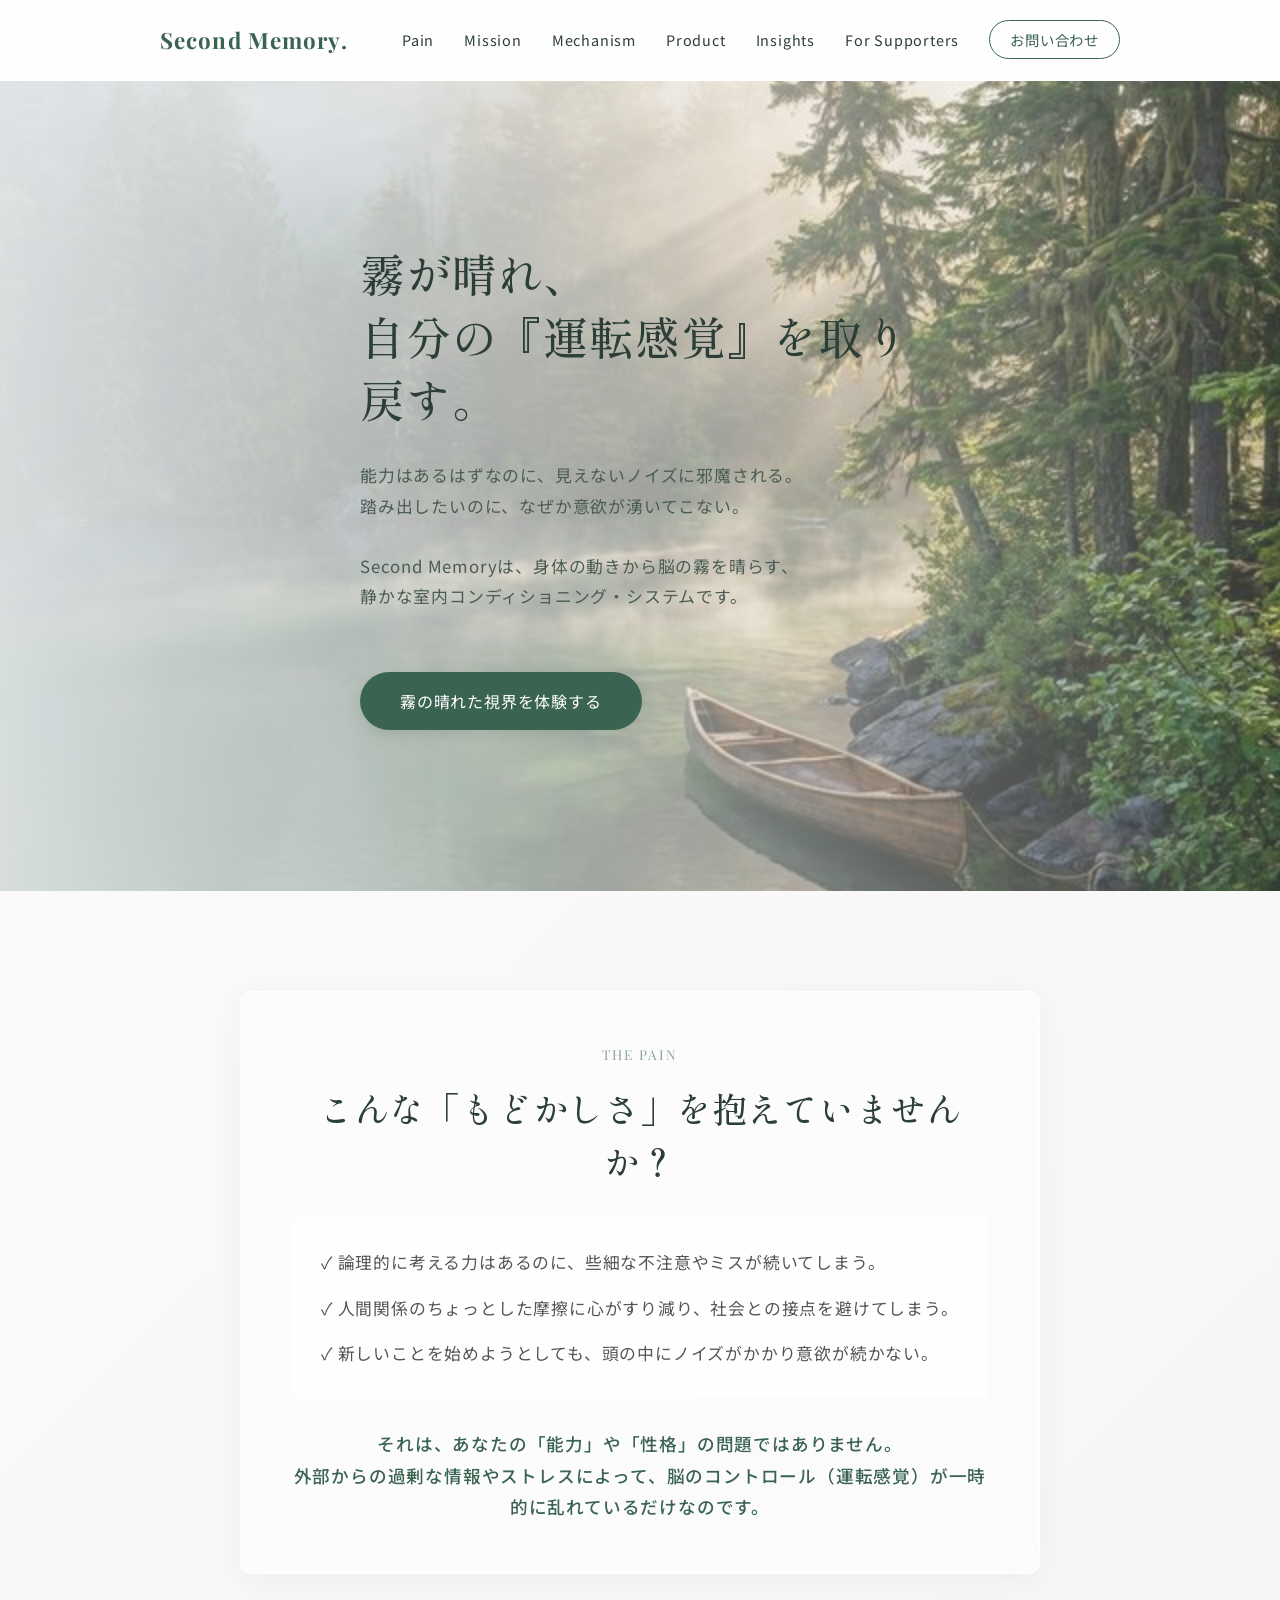
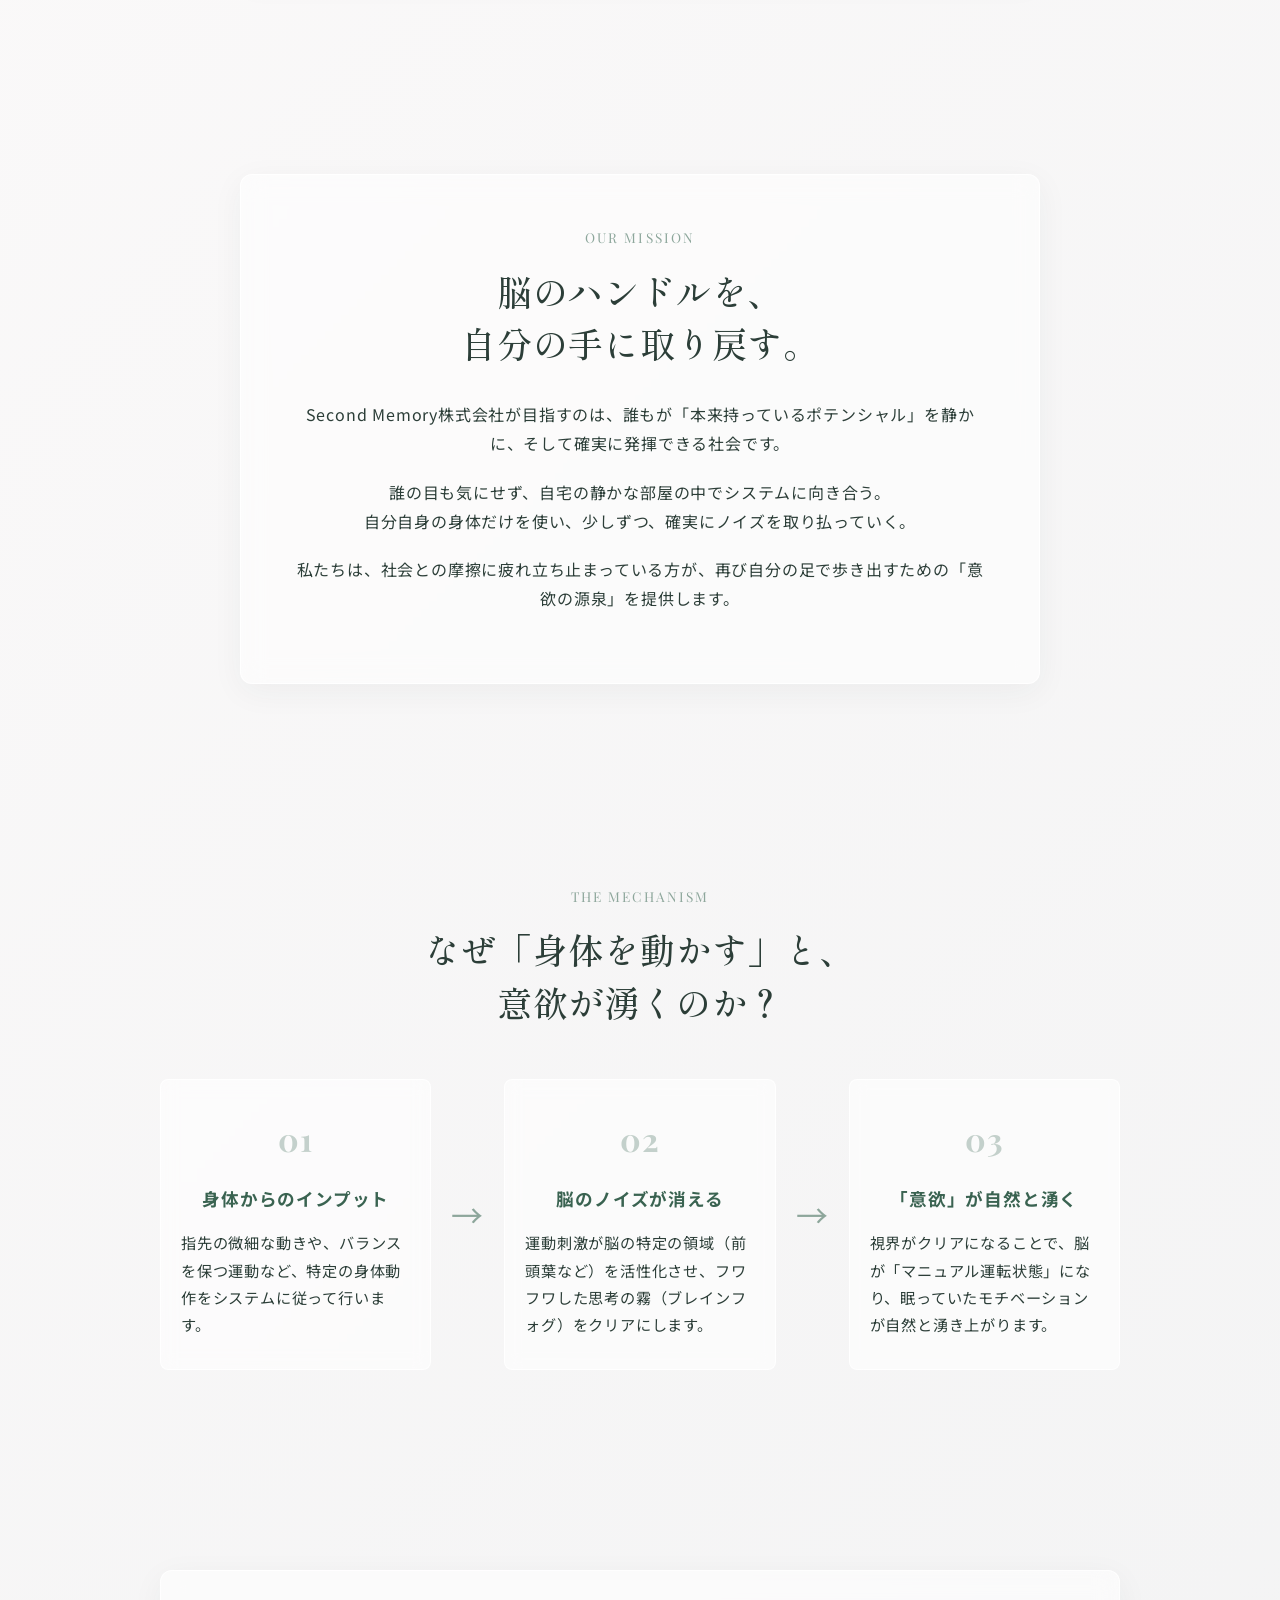
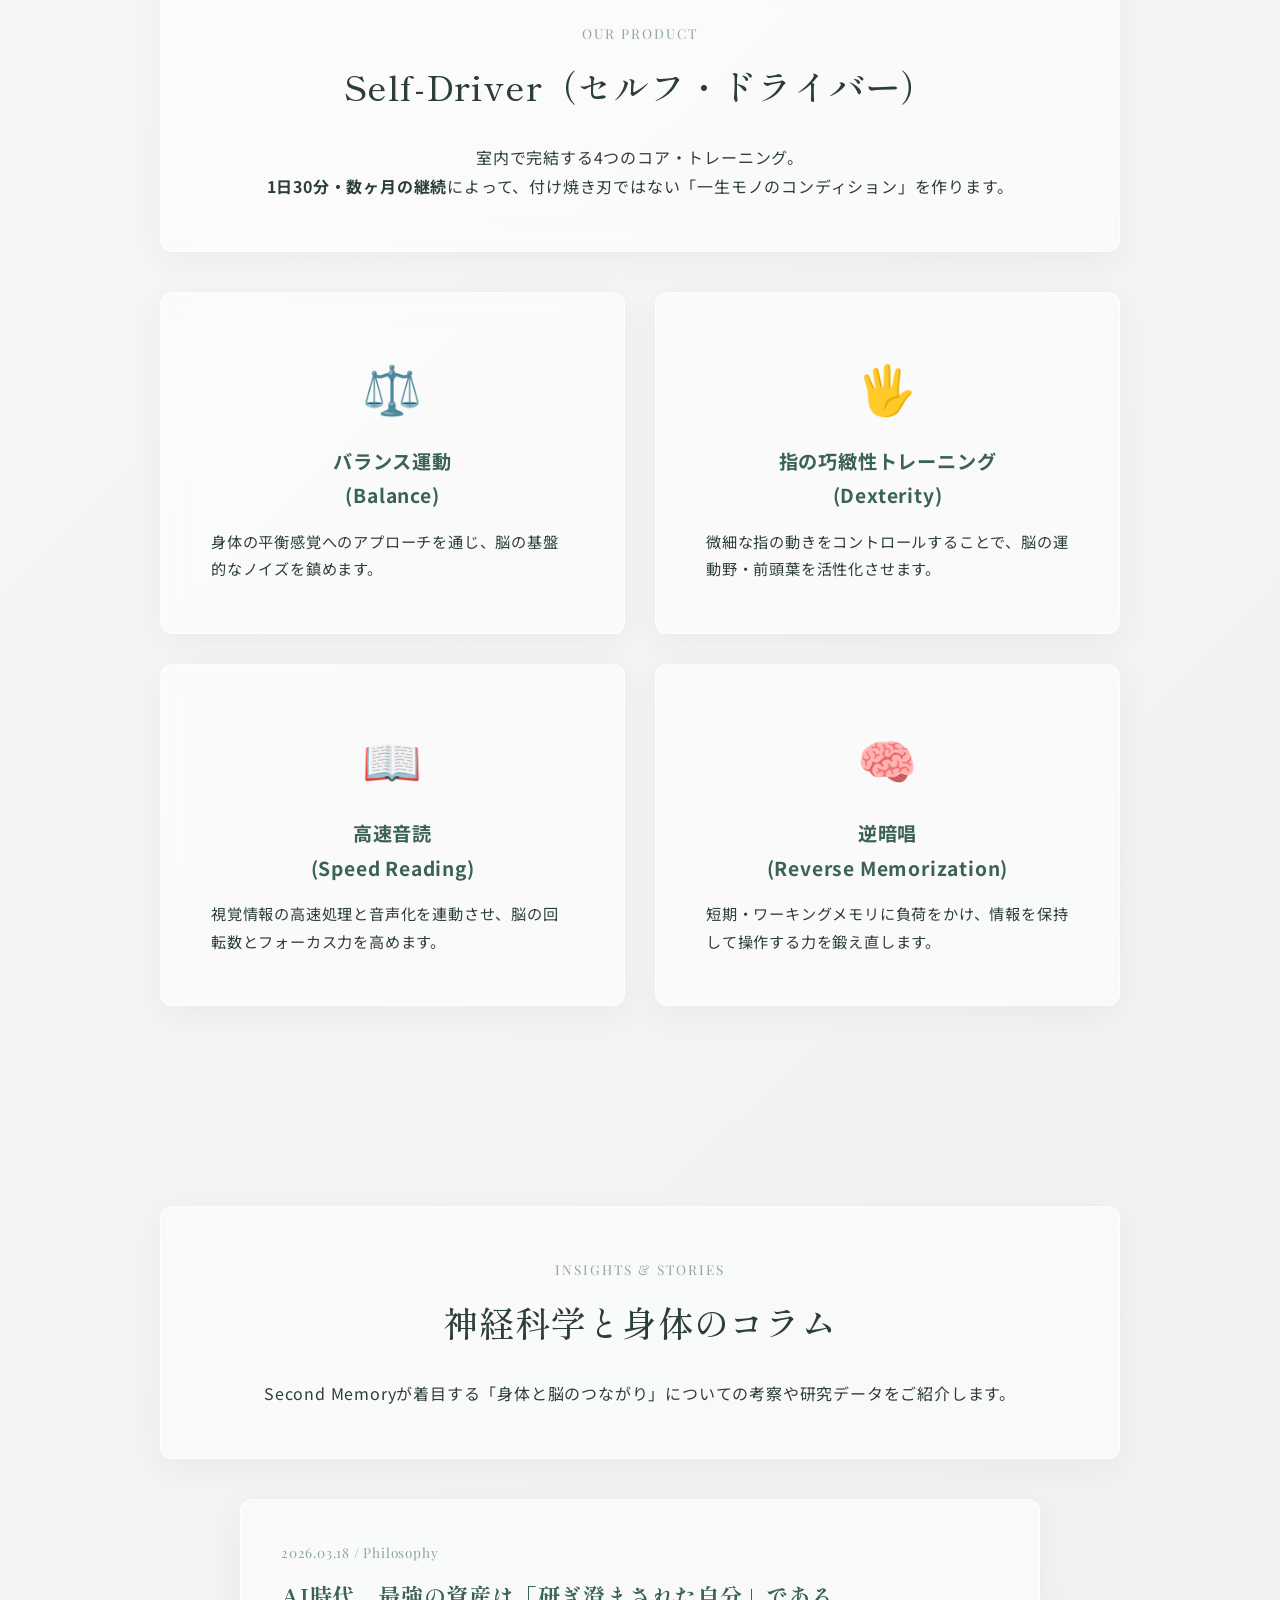
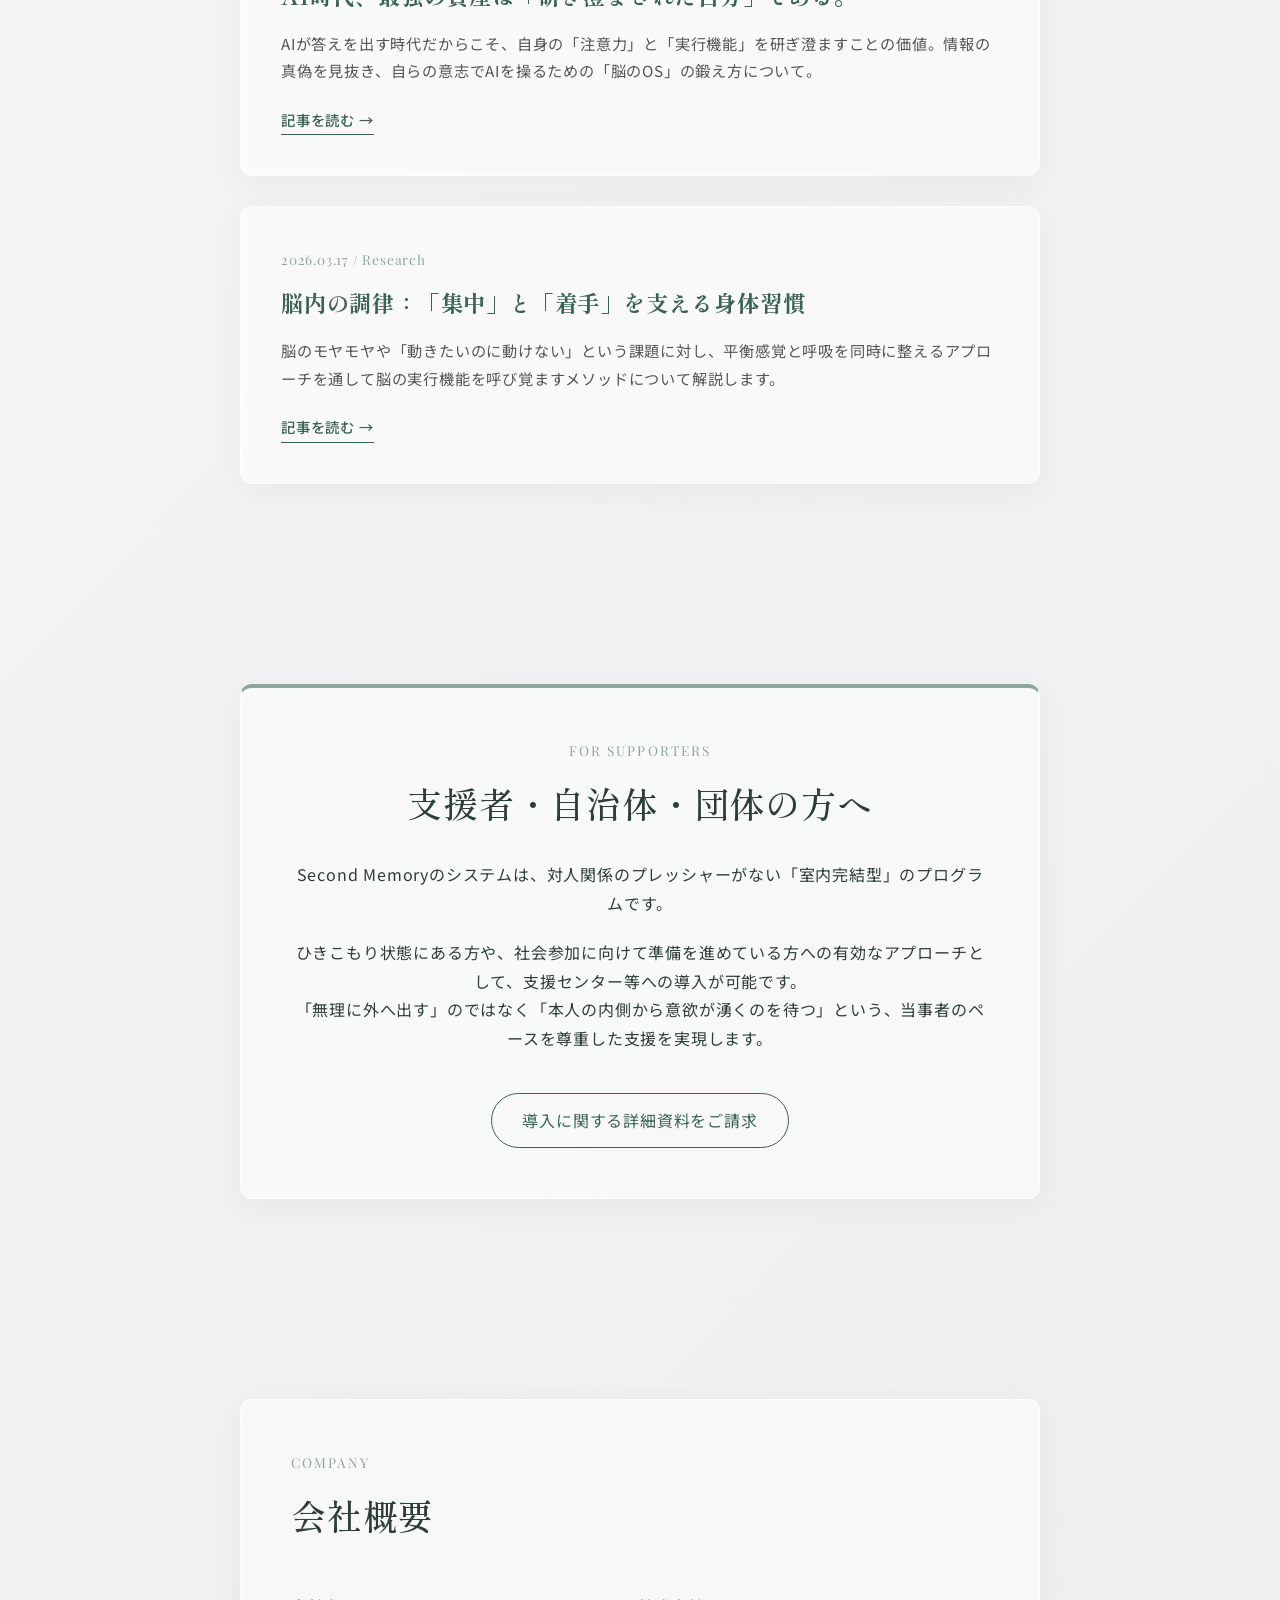
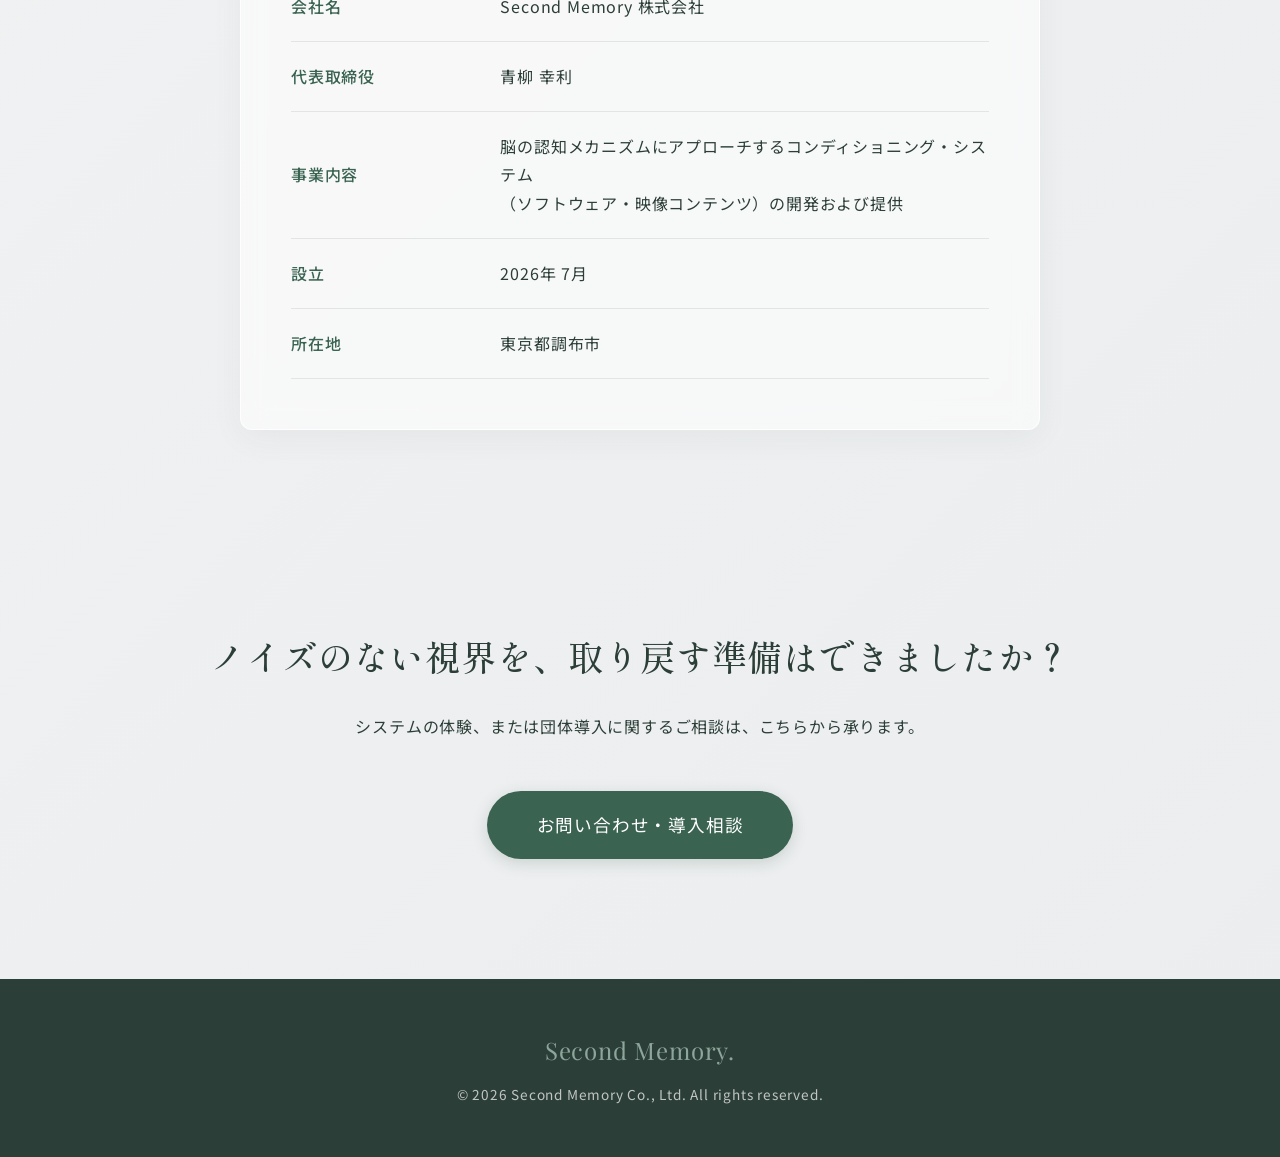
<file: index.html>
<!DOCTYPE html>
<html lang="ja">

<head>
    <meta charset="UTF-8">
    <meta name="viewport" content="width=device-width, initial-scale=1.0">
    <title>Second Memory 株式会社 | 自分の『運転感覚』を取り戻す</title>
    <meta name="description"
        content="能力はあるのにノイズに邪魔される。何かに挑戦したいのに意欲が続かない。身体からのアプローチで脳を調律し、本来のポテンシャルを取り戻すコンディショニング・システム。">

    <!-- 気持ちを落ち着かせる透明感のあるフォント（Google Fonts）の読み込み -->
    <link rel="preconnect" href="https://fonts.googleapis.com">
    <link rel="preconnect" href="https://fonts.gstatic.com" crossorigin>
    <link
        href="https://fonts.googleapis.com/css2?family=Shippori+Mincho:wght@400;500;600&family=Noto+Sans+JP:wght@300;400;500&family=Playfair+Display:ital@0;1&display=swap"
        rel="stylesheet">

    <link rel="stylesheet" href="style.css">
</head>

<body>

    <!-- ナビゲーション -->
    <nav class="navbar">
        <div class="container nav-content">
            <div class="logo">Second Memory.</div>
            <ul class="nav-links">
                <li><a href="#empathy">Pain</a></li>
                <li><a href="#mission">Mission</a></li>
                <li><a href="#mechanism">Mechanism</a></li>
                <li><a href="#service">Product</a></li>
                <li><a href="#column">Insights</a></li>
                <li><a href="#supporters">For Supporters</a></li>
                <li><a href="#contact" class="nav-btn">お問い合わせ</a></li>
            </ul>
        </div>
    </nav>

    <!-- 1. Hero セクション -->
    <header id="hero" class="hero">
        <div class="container hero-content">
            <h1 class="fade-in">霧が晴れ、<br>自分の『運転感覚』を取り戻す。</h1>
            <p class="fade-in delay-1">能力はあるはずなのに、見えないノイズに邪魔される。<br>踏み出したいのに、なぜか意欲が湧いてこない。<br><br>Second
                Memoryは、身体の動きから脳の霧を晴らす、<br>静かな室内コンディショニング・システムです。</p>
            <a href="#contact" class="btn-primary fade-in delay-2">霧の晴れた視界を体験する</a>
        </div>
    </header>

    <!-- 2. Pain & Empathy セクション -->
    <section id="empathy" class="empathy">
        <div class="container">
            <div class="glass-box text-center">
                <span class="section-label">THE PAIN</span>
                <h2 class="section-title">こんな「もどかしさ」を抱えていませんか？</h2>

                <div class="pain-list">
                    <p class="pain-item">✓ 論理的に考える力はあるのに、些細な不注意やミスが続いてしまう。</p>
                    <p class="pain-item">✓ 人間関係のちょっとした摩擦に心がすり減り、社会との接点を避けてしまう。</p>
                    <p class="pain-item">✓ 新しいことを始めようとしても、頭の中にノイズがかかり意欲が続かない。</p>
                </div>

                <p class="empathy-message">
                    それは、あなたの「能力」や「性格」の問題ではありません。<br>
                    外部からの過剰な情報やストレスによって、脳のコントロール（運転感覚）が一時的に乱れているだけなのです。
                </p>
            </div>
        </div>
    </section>

    <!-- 3. Mission / Vision セクション -->
    <section id="mission" class="mission">
        <div class="container">
            <div class="glass-box">
                <span class="section-label">OUR MISSION</span>
                <h2 class="section-title">脳のハンドルを、<br>自分の手に取り戻す。</h2>

                <p>Second Memory株式会社が目指すのは、誰もが「本来持っているポテンシャル」を静かに、そして確実に発揮できる社会です。</p>
                <p>誰の目も気にせず、自宅の静かな部屋の中でシステムに向き合う。<br>自分自身の身体だけを使い、少しずつ、確実にノイズを取り払っていく。</p>
                <p>私たちは、社会との摩擦に疲れ立ち止まっている方が、再び自分の足で歩き出すための「意欲の源泉」を提供します。</p>
            </div>
        </div>
    </section>

    <!-- 4. The Mechanism (なぜ効くのか？) -->
    <section id="mechanism" class="mechanism">
        <div class="container">
            <div class="text-center">
                <span class="section-label">THE MECHANISM</span>
                <h2 class="section-title">なぜ「身体を動かす」と、<br>意欲が湧くのか？</h2>
            </div>

            <div class="mechanism-steps">
                <div class="step-card">
                    <div class="step-number">01</div>
                    <h3>身体からのインプット</h3>
                    <p>指先の微細な動きや、バランスを保つ運動など、特定の身体動作をシステムに従って行います。</p>
                </div>
                <div class="step-arrow">→</div>
                <div class="step-card">
                    <div class="step-number">02</div>
                    <h3>脳のノイズが消える</h3>
                    <p>運動刺激が脳の特定の領域（前頭葉など）を活性化させ、フワフワした思考の霧（ブレインフォグ）をクリアにします。</p>
                </div>
                <div class="step-arrow">→</div>
                <div class="step-card">
                    <div class="step-number">03</div>
                    <h3>「意欲」が自然と湧く</h3>
                    <p>視界がクリアになることで、脳が「マニュアル運転状態」になり、眠っていたモチベーションが自然と湧き上がります。</p>
                </div>
            </div>
        </div>
    </section>

    <!-- 5. Product (Self-Driver) セクション -->
    <section id="service" class="service">
        <div class="container">
            <div class="text-center glass-box" style="margin-bottom: 40px;">
                <span class="section-label">OUR PRODUCT</span>
                <h2 class="section-title">Self-Driver（セルフ・ドライバー）</h2>
                <p>
                    室内で完結する4つのコア・トレーニング。<br>
                    <strong>1日30分・数ヶ月の継続</strong>によって、付け焼き刃ではない「一生モノのコンディション」を作ります。
                </p>
            </div>

            <div class="service-grid">
                <div class="service-item glass-box">
                    <div class="service-icon">⚖️</div>
                    <h3>バランス運動<br>(Balance)</h3>
                    <p>身体の平衡感覚へのアプローチを通じ、脳の基盤的なノイズを鎮めます。</p>
                </div>
                <div class="service-item glass-box">
                    <div class="service-icon">🖐️</div>
                    <h3>指の巧緻性トレーニング<br>(Dexterity)</h3>
                    <p>微細な指の動きをコントロールすることで、脳の運動野・前頭葉を活性化させます。</p>
                </div>
                <div class="service-item glass-box">
                    <div class="service-icon">📖</div>
                    <h3>高速音読<br>(Speed Reading)</h3>
                    <p>視覚情報の高速処理と音声化を連動させ、脳の回転数とフォーカス力を高めます。</p>
                </div>
                <div class="service-item glass-box">
                    <div class="service-icon">🧠</div>
                    <h3>逆暗唱<br>(Reverse Memorization)</h3>
                    <p>短期・ワーキングメモリに負荷をかけ、情報を保持して操作する力を鍛え直します。</p>
                </div>
            </div>
        </div>
    </section>

    <!-- 6. Insights セクション -->
    <section id="column" class="column">
        <div class="container">
            <div class="text-center glass-box" style="margin-bottom: 40px;">
                <span class="section-label">INSIGHTS &amp; STORIES</span>
                <h2 class="section-title">神経科学と身体のコラム</h2>
                <p>
                    Second Memoryが着目する「身体と脳のつながり」についての考察や研究データをご紹介します。
                </p>
            </div>

            <div class="column-grid">
                <a href="articles/ai-era-sharpen-yourself.html" class="column-card glass-box">
                    <div class="column-meta">2026.03.18 / Philosophy</div>
                    <h3>AI時代、最強の資産は「研ぎ澄まされた自分」である。</h3>
                    <p>AIが答えを出す時代だからこそ、自身の「注意力」と「実行機能」を研ぎ澄ますことの価値。情報の真偽を見抜き、自らの意志でAIを操るための「脳のOS」の鍛え方について。</p>
                    <span class="read-more">記事を読む →</span>
                </a>
                <a href="articles/adhd-balance-breathing.html" class="column-card glass-box">
                    <div class="column-meta">2026.03.17 / Research</div>
                    <h3>脳内の調律：「集中」と「着手」を支える身体習慣</h3>
                    <p>脳のモヤモヤや「動きたいのに動けない」という課題に対し、平衡感覚と呼吸を同時に整えるアプローチを通して脳の実行機能を呼び覚ますメソッドについて解説します。</p>
                    <span class="read-more">記事を読む →</span>
                </a>
            </div>
        </div>
    </section>

    <!-- 7. For Supporters セクション -->
    <section id="supporters" class="supporters">
        <div class="container">
            <div class="glass-box border-accent">
                <span class="section-label">FOR SUPPORTERS</span>
                <h2 class="section-title">支援者・自治体・団体の方へ</h2>
                <p>Second Memoryのシステムは、対人関係のプレッシャーがない「室内完結型」のプログラムです。</p>
                <p>ひきこもり状態にある方や、社会参加に向けて準備を進めている方への有効なアプローチとして、支援センター等への導入が可能です。<br>「無理に外へ出す」のではなく「本人の内側から意欲が湧くのを待つ」という、当事者のペースを尊重した支援を実現します。
                </p>
                <a href="#contact" class="btn-outline">導入に関する詳細資料をご請求</a>
            </div>
        </div>
    </section>

    <!-- 8. Company セクション -->
    <section id="company" class="company">
        <div class="container">
            <div class="company-box glass-box">
                <span class="section-label">COMPANY</span>
                <h2 class="section-title">会社概要</h2>
                <table class="company-table">
                    <tr>
                        <th>会社名</th>
                        <td>Second Memory 株式会社</td>
                    </tr>
                    <tr>
                        <th>代表取締役</th>
                        <td>青柳 幸利</td>
                    </tr>
                    <tr>
                        <th>事業内容</th>
                        <td>脳の認知メカニズムにアプローチするコンディショニング・システム<br>（ソフトウェア・映像コンテンツ）の開発および提供</td>
                    </tr>
                    <tr>
                        <th>設立</th>
                        <td>2026年 7月</td>
                    </tr>
                    <tr>
                        <th>所在地</th>
                        <td>東京都調布市</td>
                    </tr>
                </table>
            </div>
        </div>
    </section>

    <!-- 9. Contact セクション -->
    <section id="contact" class="contact">
        <div class="container text-center">
            <h2 class="section-title">ノイズのない視界を、取り戻す準備はできましたか？</h2>
            <p style="margin-bottom: 30px;">システムの体験、または団体導入に関するご相談は、こちらから承ります。</p>
            <a href="mailto:info@second-memory.com?subject=【Second Memory株式会社への問い合わせ】&body=ご担当者様%0D%0A%0D%0Aお世話になっております。%0D%0A以下の件について問い合わせいたします。%0D%0A%0D%0A[お問い合わせ内容をご記入ください]%0D%0A%0D%0A--------------------------------------------------%0D%0Aお名前：%0D%0A貴社名（団体名）：%0D%0Aご連絡先：%0D%0A--------------------------------------------------"
                class="btn-primary" style="font-size: 1.1rem; padding: 18px 50px;">お問い合わせ・導入相談</a>
        </div>
    </section>

    <!-- フッター -->
    <footer class="footer">
        <div class="container">
            <div class="footer-logo">Second Memory.</div>
            <p class="copyright">&copy; 2026 Second Memory Co., Ltd. All rights reserved.</p>
        </div>
    </footer>

</body>

</html>
</file>
<file: style.css>
/* 
  Second Memory Official Site 
  「自然の中にいるような深呼吸」と「霧が晴れるような透明感」
*/

/* -------------------------------------
   全体の色や設定（変数）
------------------------------------- */
:root {
  --bg-color: #ecf0f1;
  /* 霧や朝の空気のような薄い色 */
  --text-color: #2c3e38;
  /* 深い森のような落ち着いた緑（黒の代わり） */
  --main-green: #3a6351;
  /* ボタンやアクセントに使うメインの緑 */
  --accent-color: #8da69b;
  /* 補助的な淡い緑 */
}

/* -------------------------------------
   リセット（ブラウザごとの余白をゼロにする）
------------------------------------- */
* {
  margin: 0;
  padding: 0;
  box-sizing: border-box;
}

body {
  background-color: var(--bg-color);
  color: var(--text-color);
  font-family: 'Noto Sans JP', sans-serif;
  line-height: 1.8;
  letter-spacing: 0.05em;
  /* 背景にうっすらとグラデーションをかけて透明感を出す */
  background: linear-gradient(135deg, #fdfbfb 0%, #ebedee 100%);
}

/* リンクの下線を消す */
a {
  text-decoration: none;
  color: inherit;
  transition: opacity 0.3s ease;
}

a:hover {
  opacity: 0.7;
}

/* 英字見出し・ロゴに使用するフォント */
.logo,
.section-label {
  font-family: 'Playfair Display', serif;
}

/* 和文タイトルに使用する落ち着いた明朝体 */
.section-title,
.hero h1 {
  font-family: 'Shippori Mincho', serif;
  font-weight: 500;
}

/* -------------------------------------
   共通の部品（コンテナやボタン）
------------------------------------- */

.container {
  max-width: 1000px;
  margin: 0 auto;
  padding: 0 20px;
}

.text-center {
  text-align: center;
}

/* セクションの余白 */
section {
  padding: 100px 0;
}

/* 透明感のあるガラス風のボックス（Glassmorphism） */
.glass-box {
  background: rgba(255, 255, 255, 0.55);
  backdrop-filter: blur(12px);
  -webkit-backdrop-filter: blur(12px);
  border: 1px solid rgba(255, 255, 255, 0.8);
  border-radius: 12px;
  padding: 50px;
  box-shadow: 0 8px 32px rgba(44, 62, 56, 0.05);
  /* うっすらとした影 */
}

.border-accent {
  border-top: 4px solid var(--accent-color);
}

/* -------------------------------------
   見出しのデザイン
------------------------------------- */
.section-label {
  display: block;
  color: var(--accent-color);
  letter-spacing: 0.15em;
  font-size: 0.85rem;
  margin-bottom: 15px;
  text-transform: uppercase;
}

.section-title {
  font-size: 2.2rem;
  margin-bottom: 30px;
  line-height: 1.5;
  color: var(--text-color);
}

/* ボタンのデザイン */
.btn-primary {
  display: inline-block;
  background-color: var(--main-green);
  color: #ffffff;
  padding: 15px 40px;
  border-radius: 40px;
  margin-top: 20px;
  transition: all 0.3s ease;
  box-shadow: 0 4px 15px rgba(58, 99, 81, 0.2);
}

.btn-primary:hover {
  background-color: #2c4c3e;
  transform: translateY(-2px);
  box-shadow: 0 6px 20px rgba(58, 99, 81, 0.3);
  color: white;
  /* リンクのopacityを一瞬無効化するため */
}

.btn-outline {
  display: inline-block;
  border: 1px solid var(--main-green);
  color: var(--main-green);
  padding: 12px 30px;
  border-radius: 40px;
  margin-top: 20px;
  transition: all 0.3s ease;
}

.btn-outline:hover {
  background-color: var(--main-green);
  color: #ffffff;
}

/* -------------------------------------
   アニメーション
------------------------------------- */
.fade-in {
  opacity: 0;
  animation: fadeIn 1.5s ease forwards;
}

.delay-1 {
  animation-delay: 0.5s;
}

.delay-2 {
  animation-delay: 1.0s;
}

@keyframes fadeIn {
  from {
    opacity: 0;
    transform: translateY(10px);
  }

  to {
    opacity: 1;
    transform: translateY(0);
  }
}

/* -------------------------------------
   各セクションの詳細デザイン
------------------------------------- */

/* ナビゲーションバー */
.navbar {
  background: rgba(255, 255, 255, 0.8);
  backdrop-filter: blur(10px);
  -webkit-backdrop-filter: blur(10px);
  border-bottom: 1px solid rgba(255, 255, 255, 0.5);
  padding: 20px 0;
  position: sticky;
  top: 0;
  z-index: 100;
}

.nav-content {
  display: flex;
  justify-content: space-between;
  align-items: center;
}

.logo {
  font-size: 1.4rem;
  font-weight: bold;
  color: var(--main-green);
  letter-spacing: 0.05em;
}

.nav-links {
  list-style: none;
  display: flex;
  gap: 30px;
  align-items: center;
  font-size: 0.9rem;
}

.nav-btn {
  border: 1px solid var(--main-green);
  color: var(--main-green);
  padding: 8px 20px;
  border-radius: 20px;
}

.nav-btn:hover {
  background: var(--main-green);
  color: #fff;
}

/* 1. ヒーローセクション */
.hero {
  /* 背景画像。画像が存在しない場合もうっすらとしたグレー系の色になる */
  background-image: url('assets/img/hero_bg_nature.png');
  background-size: cover;
  background-position: center;
  height: 90vh;
  display: flex;
  align-items: center;
  position: relative;
}

/* 霧のようなオーバースクリーン */
.hero::before {
  content: "";
  position: absolute;
  top: 0;
  left: 0;
  right: 0;
  bottom: 0;
  /* 白っぽい半透明のグラデーションで霧のような抜け感を演出 */
  background: linear-gradient(to right, rgba(236, 240, 241, 0.9) 0%, rgba(236, 240, 241, 0.2) 100%);
}

.hero-content {
  position: relative;
  z-index: 10;
  text-align: left;
  max-width: 600px;
}

.hero h1 {
  font-size: 2.8rem;
  margin-bottom: 30px;
  line-height: 1.4;
  color: var(--text-color);
}

.hero p {
  color: #4a5c54;
  margin-bottom: 40px;
  font-size: 1.05rem;
}

/* 2. Pain & Empathy セクション */
.empathy .glass-box {
  max-width: 800px;
  margin: 0 auto;
}

.pain-list {
  text-align: left;
  background: rgba(255, 255, 255, 0.7);
  padding: 30px;
  border-radius: 8px;
  margin: 30px 0;
}

.pain-item {
  margin-bottom: 15px;
  color: #555;
  font-size: 1.05rem;
}

.pain-item:last-child {
  margin-bottom: 0;
}

.empathy-message {
  font-size: 1.1rem;
  font-weight: 500;
  color: var(--main-green);
  line-height: 1.8;
}

/* 3. Mission */
.mission .glass-box {
  text-align: center;
  max-width: 800px;
  margin: 0 auto;
}

.mission p {
  margin-bottom: 20px;
}

/* 4. Mechanism セクション */
.mechanism-steps {
  display: flex;
  justify-content: space-between;
  align-items: flex-start;
  margin-top: 50px;
  gap: 20px;
}

.step-card {
  flex: 1;
  background: rgba(255, 255, 255, 0.6);
  backdrop-filter: blur(8px);
  -webkit-backdrop-filter: blur(8px);
  padding: 30px 20px;
  border-radius: 8px;
  text-align: center;
  border: 1px solid rgba(255, 255, 255, 0.8);
}

.step-number {
  font-size: 2rem;
  font-weight: bold;
  color: var(--accent-color);
  opacity: 0.5;
  font-family: 'Playfair Display', serif;
  margin-bottom: 15px;
}

.step-card h3 {
  font-size: 1.1rem;
  margin-bottom: 15px;
  color: var(--main-green);
}

.step-card p {
  font-size: 0.95rem;
  text-align: left;
}

.step-arrow {
  font-size: 2rem;
  color: var(--accent-color);
  align-self: center;
  margin-top: -20px;
}

/* 5. Product セクション */
.service-grid {
  display: grid;
  grid-template-columns: 1fr 1fr;
  gap: 30px;
}

.service-item {
  text-align: center;
  transition: transform 0.3s ease;
}

.service-item:hover {
  transform: translateY(-5px);
}

.service-icon {
  font-size: 3rem;
  margin-bottom: 15px;
}

.service-item h3 {
  color: var(--main-green);
  margin-bottom: 15px;
  font-size: 1.2rem;
}

.service-item p {
  text-align: left;
  font-size: 0.95rem;
}

/* 6. Insights セクション */
.column-grid {
  display: grid;
  grid-template-columns: 1fr;
  gap: 30px;
  max-width: 800px;
  margin: 0 auto;
}

.column-card {
  display: block;
  text-align: left;
  transition: transform 0.3s ease, box-shadow 0.3s ease;
  padding: 40px;
}

.column-card:hover {
  transform: translateY(-5px);
  box-shadow: 0 12px 40px rgba(44, 62, 56, 0.1);
  opacity: 1;
}

.column-meta {
  font-size: 0.85rem;
  color: var(--accent-color);
  margin-bottom: 10px;
  font-family: 'Playfair Display', serif;
}

.column-card h3 {
  font-size: 1.4rem;
  color: var(--main-green);
  margin-bottom: 15px;
  font-family: 'Shippori Mincho', serif;
}

.column-card p {
  font-size: 0.95rem;
  margin-bottom: 20px;
  color: #555;
}

.read-more {
  font-size: 0.9rem;
  font-weight: 500;
  color: var(--main-green);
  display: inline-block;
  border-bottom: 1px solid var(--main-green);
  padding-bottom: 2px;
}

/* 7. Supporters セクション */
.supporters .glass-box {
  text-align: center;
  max-width: 800px;
  margin: 0 auto;
}

.supporters p {
  margin-bottom: 20px;
}

/* 8. Company セクション */
.company-box {
  max-width: 800px;
  margin: 0 auto;
}

.company-table {
  width: 100%;
  border-collapse: collapse;
}

.company-table th,
.company-table td {
  padding: 20px 0;
  border-bottom: 1px solid rgba(44, 62, 56, 0.1);
  text-align: left;
}

.company-table th {
  width: 30%;
  color: var(--main-green);
  font-weight: 500;
}

/* 9. Contact セクション */
.contact {
  padding: 100px 0 120px;
}

/* フッター */
.footer {
  background-color: var(--text-color);
  color: #ffffff;
  text-align: center;
  padding: 50px 0;
}

.footer-logo {
  font-size: 1.5rem;
  font-family: 'Playfair Display', serif;
  margin-bottom: 10px;
  color: var(--accent-color);
}

.copyright {
  font-size: 0.85rem;
  opacity: 0.7;
}

/* -------------------------------------
   スマホ用対応（レスポンシブデザイン）
------------------------------------- */
@media (max-width: 768px) {
  section {
    padding: 60px 0;
  }

  .hero {
    height: 100vh;
    text-align: center;
  }

  .hero::before {
    /* スマホでは文字が見やすいように全体を白っぽく */
    background: linear-gradient(to bottom, rgba(236, 240, 241, 0.8) 0%, rgba(236, 240, 241, 0.95) 100%);
  }

  .hero-content {
    margin: 0 auto;
  }

  .hero h1 {
    font-size: 2rem;
  }

  .glass-box {
    padding: 30px 20px;
  }

  /* メニューを非表示にする（ハンバーガーメニューの実装はJSが要るため今回はCSSで隠すか簡素化） */
  .nav-links {
    display: none;
  }

  .mechanism-steps {
    flex-direction: column;
    align-items: center;
  }

  .step-arrow {
    transform: rotate(90deg);
    margin: 10px 0;
  }

  .service-grid {
    grid-template-columns: 1fr;
  }

  .company-table th,
  .company-table td {
    display: block;
    width: 100%;
  }

  .company-table th {
    padding-bottom: 5px;
    border-bottom: none;
  }

  .company-table td {
    padding-top: 0;
  }
}
</file>
